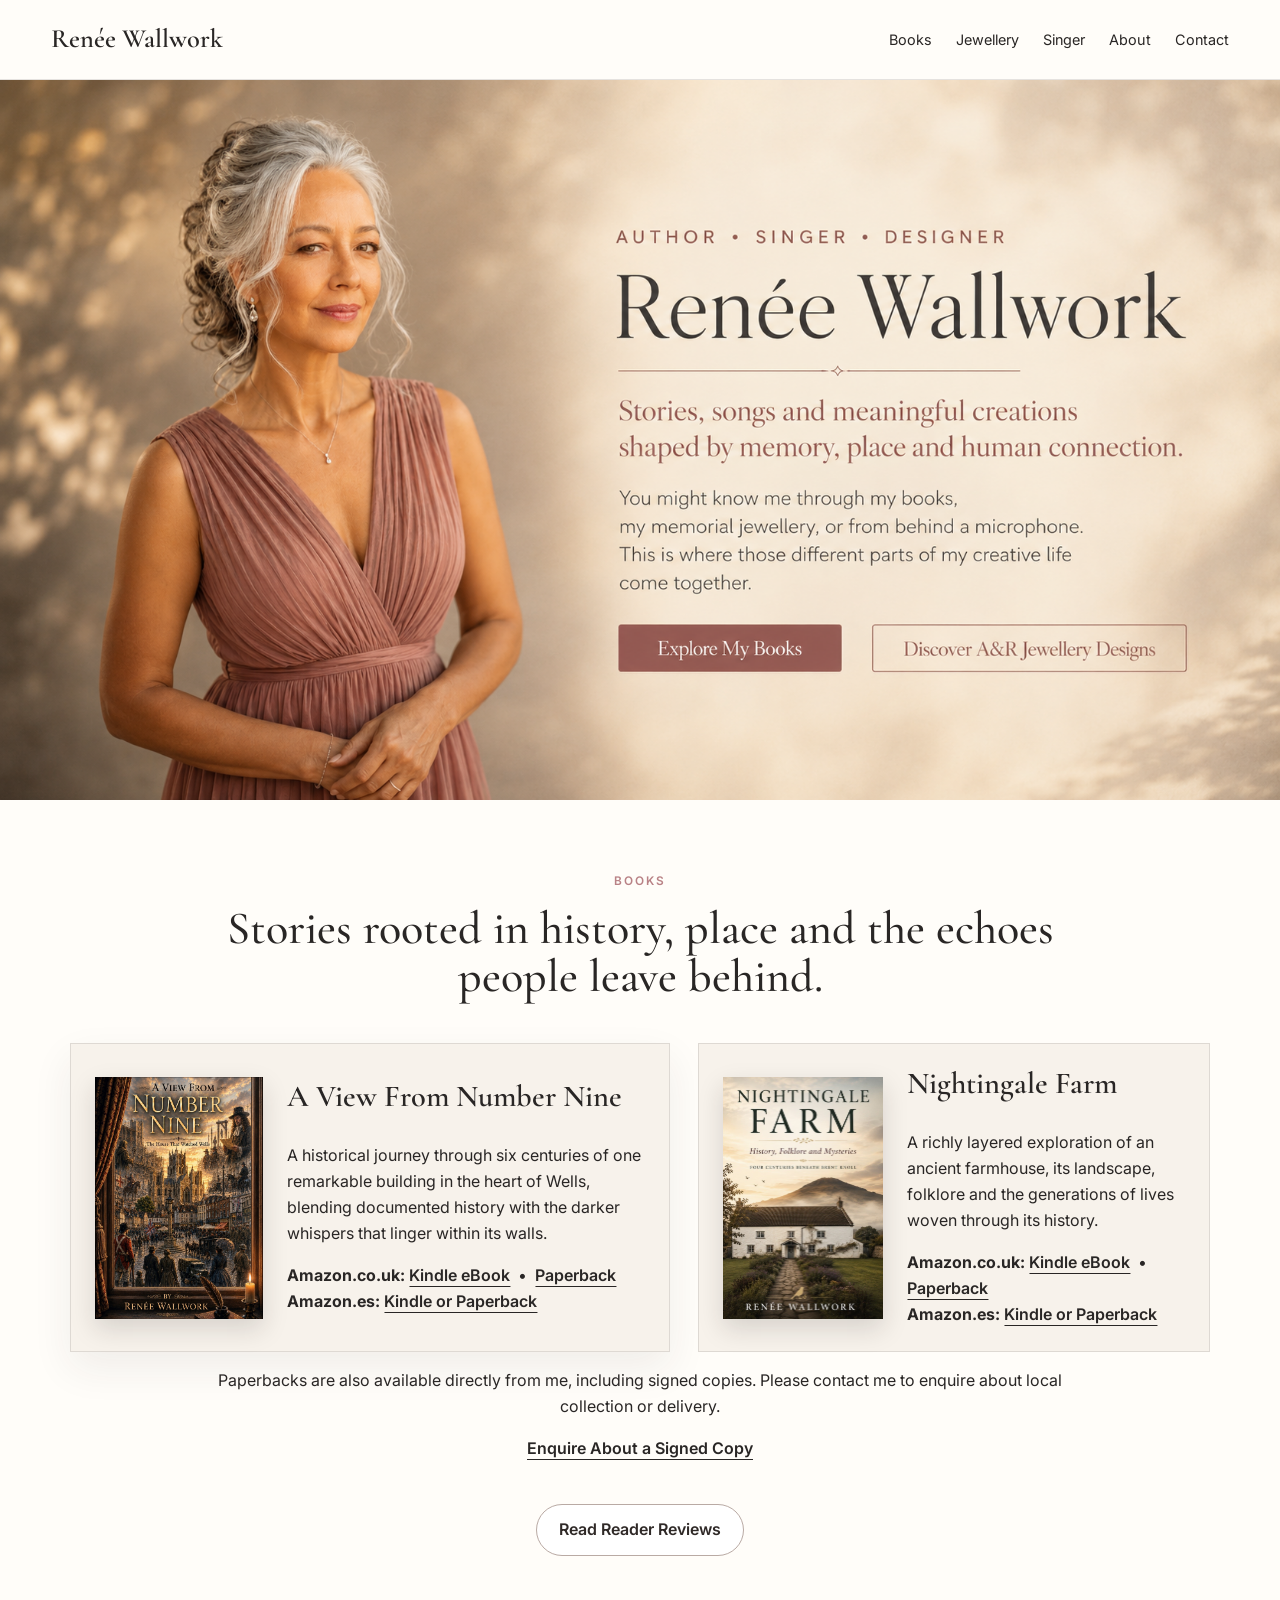
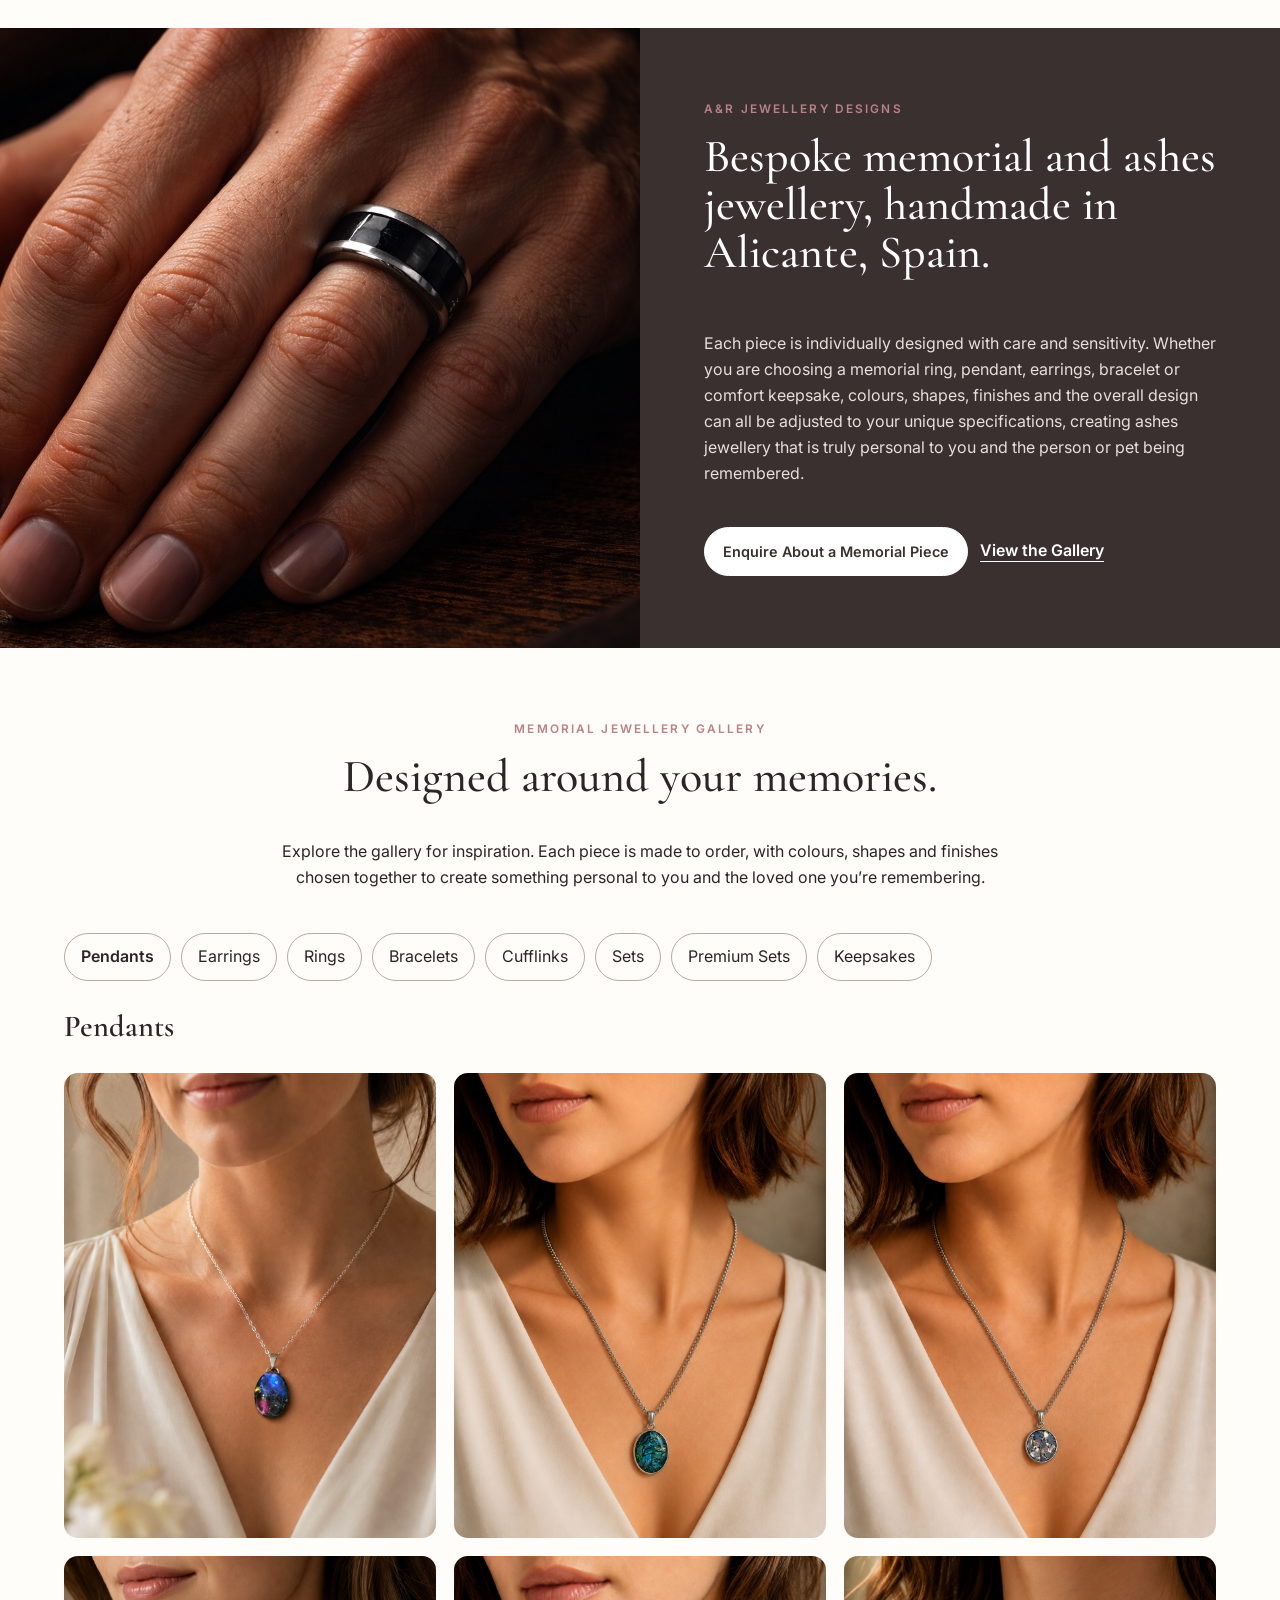
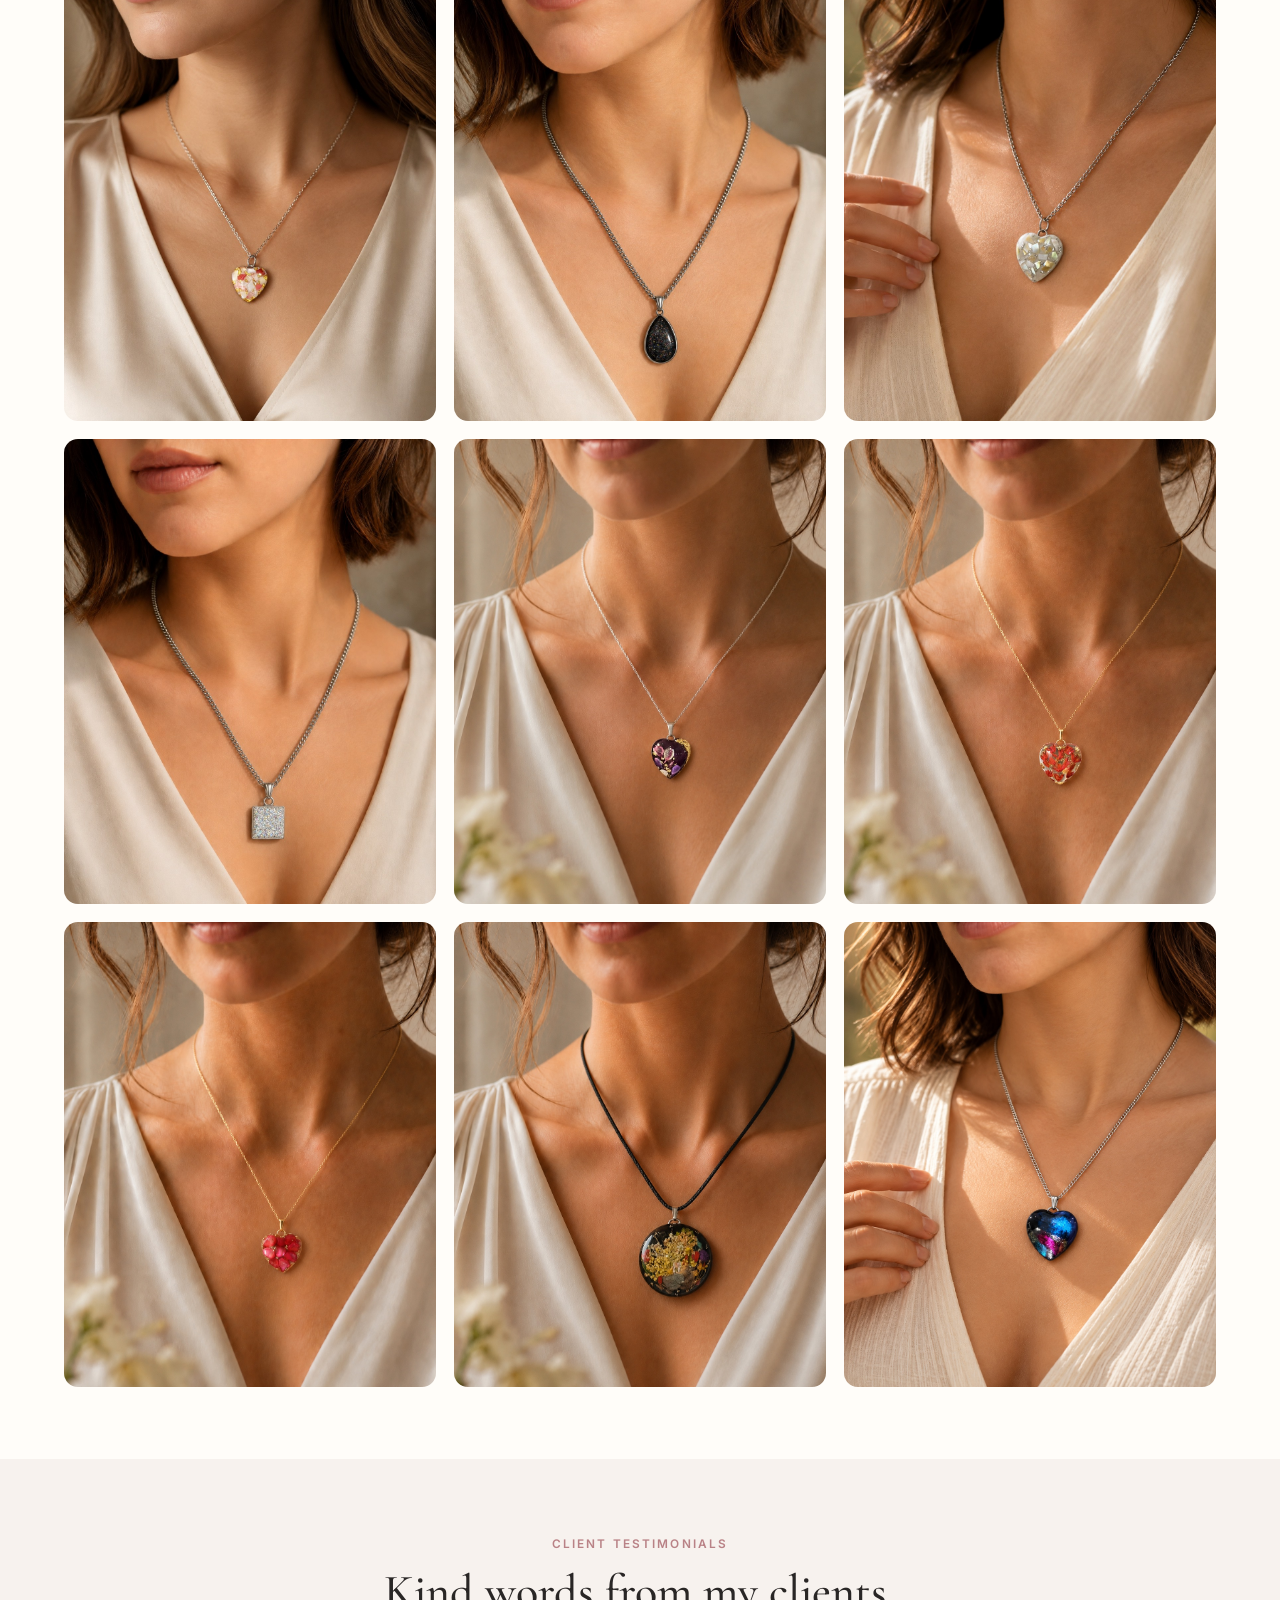
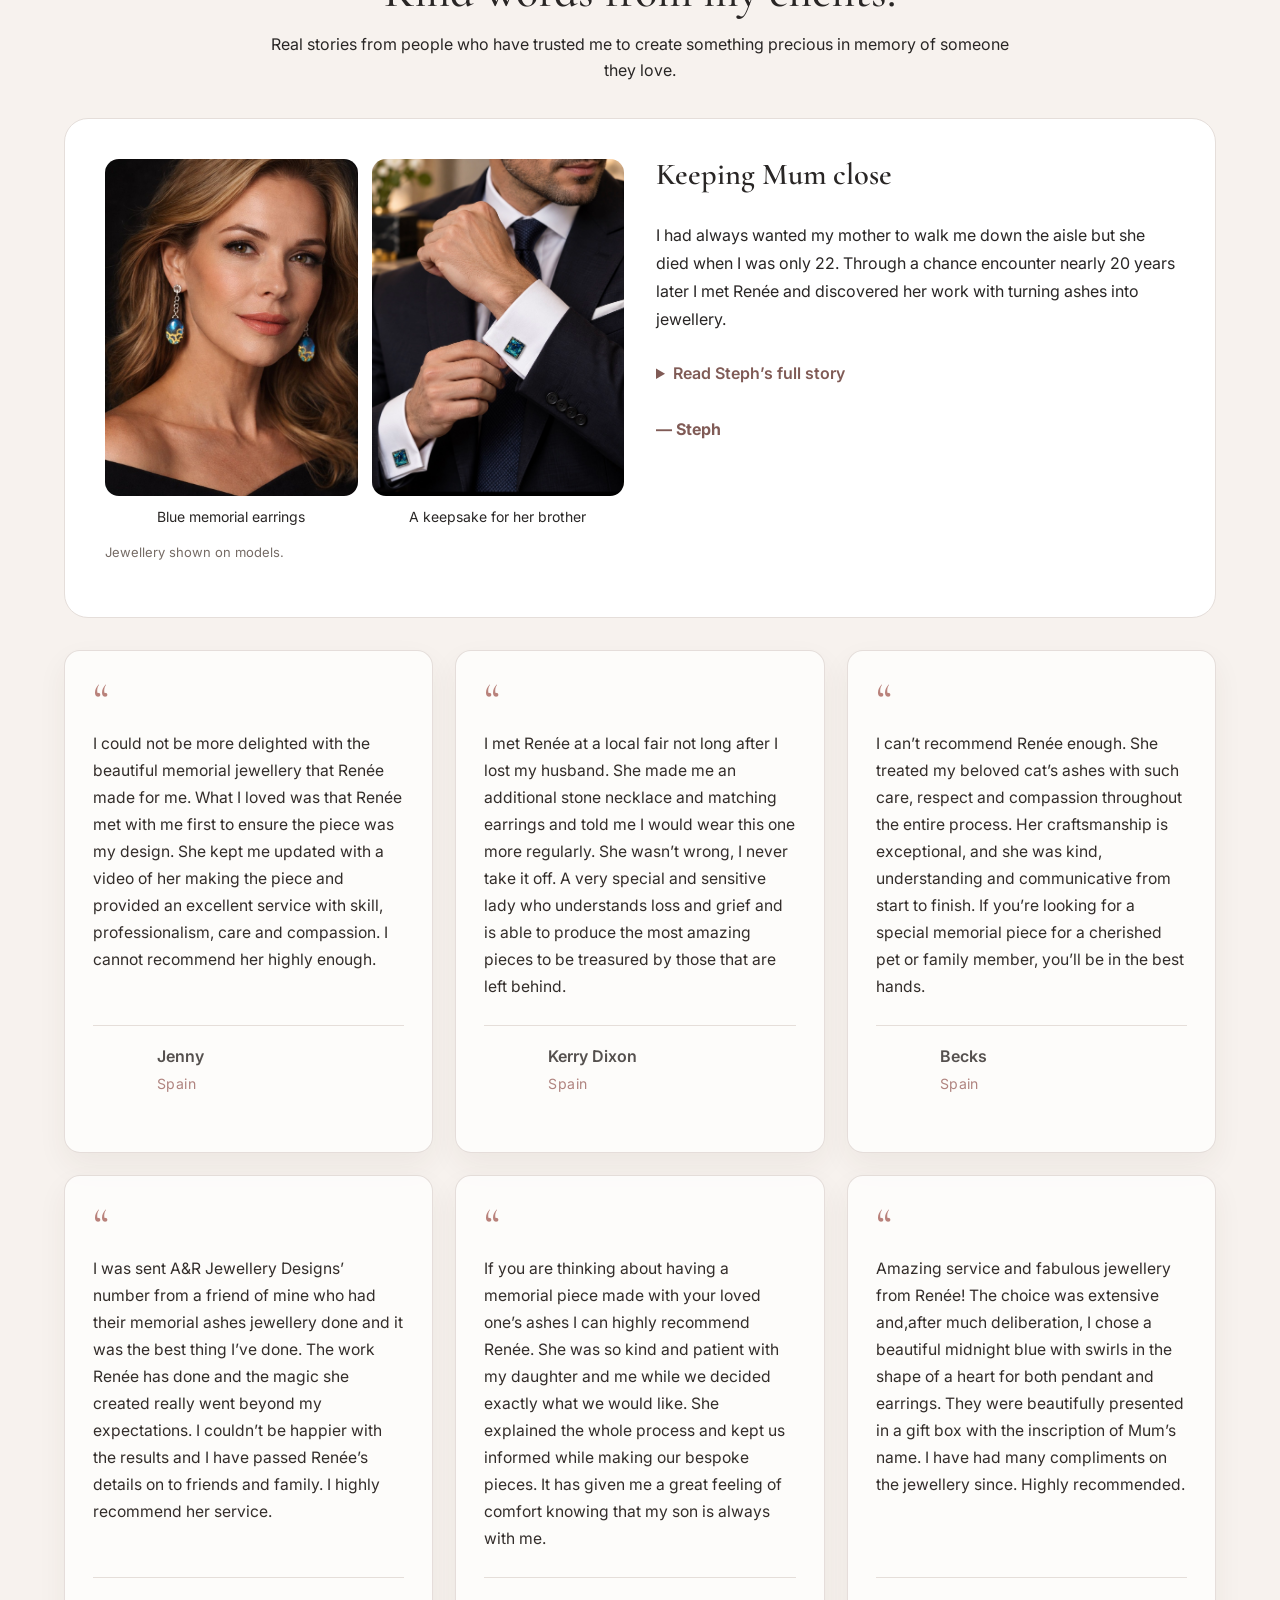
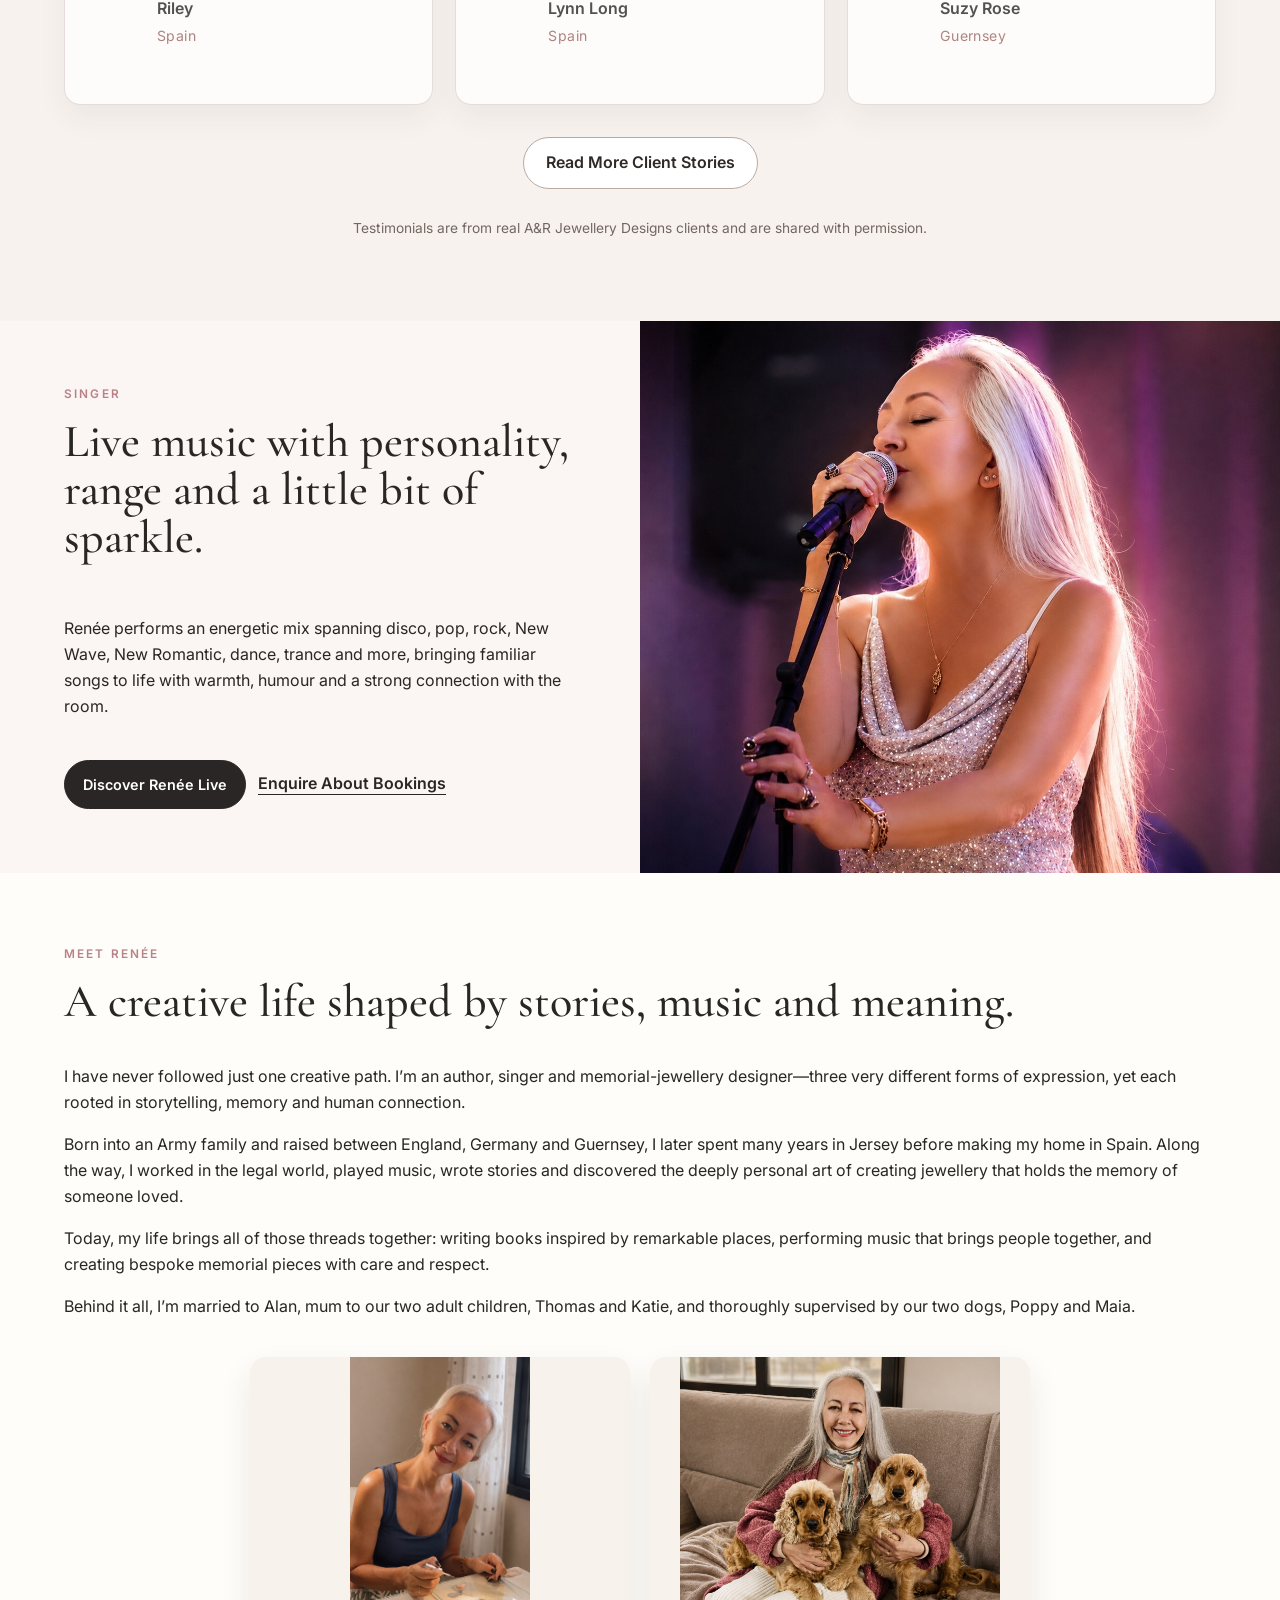
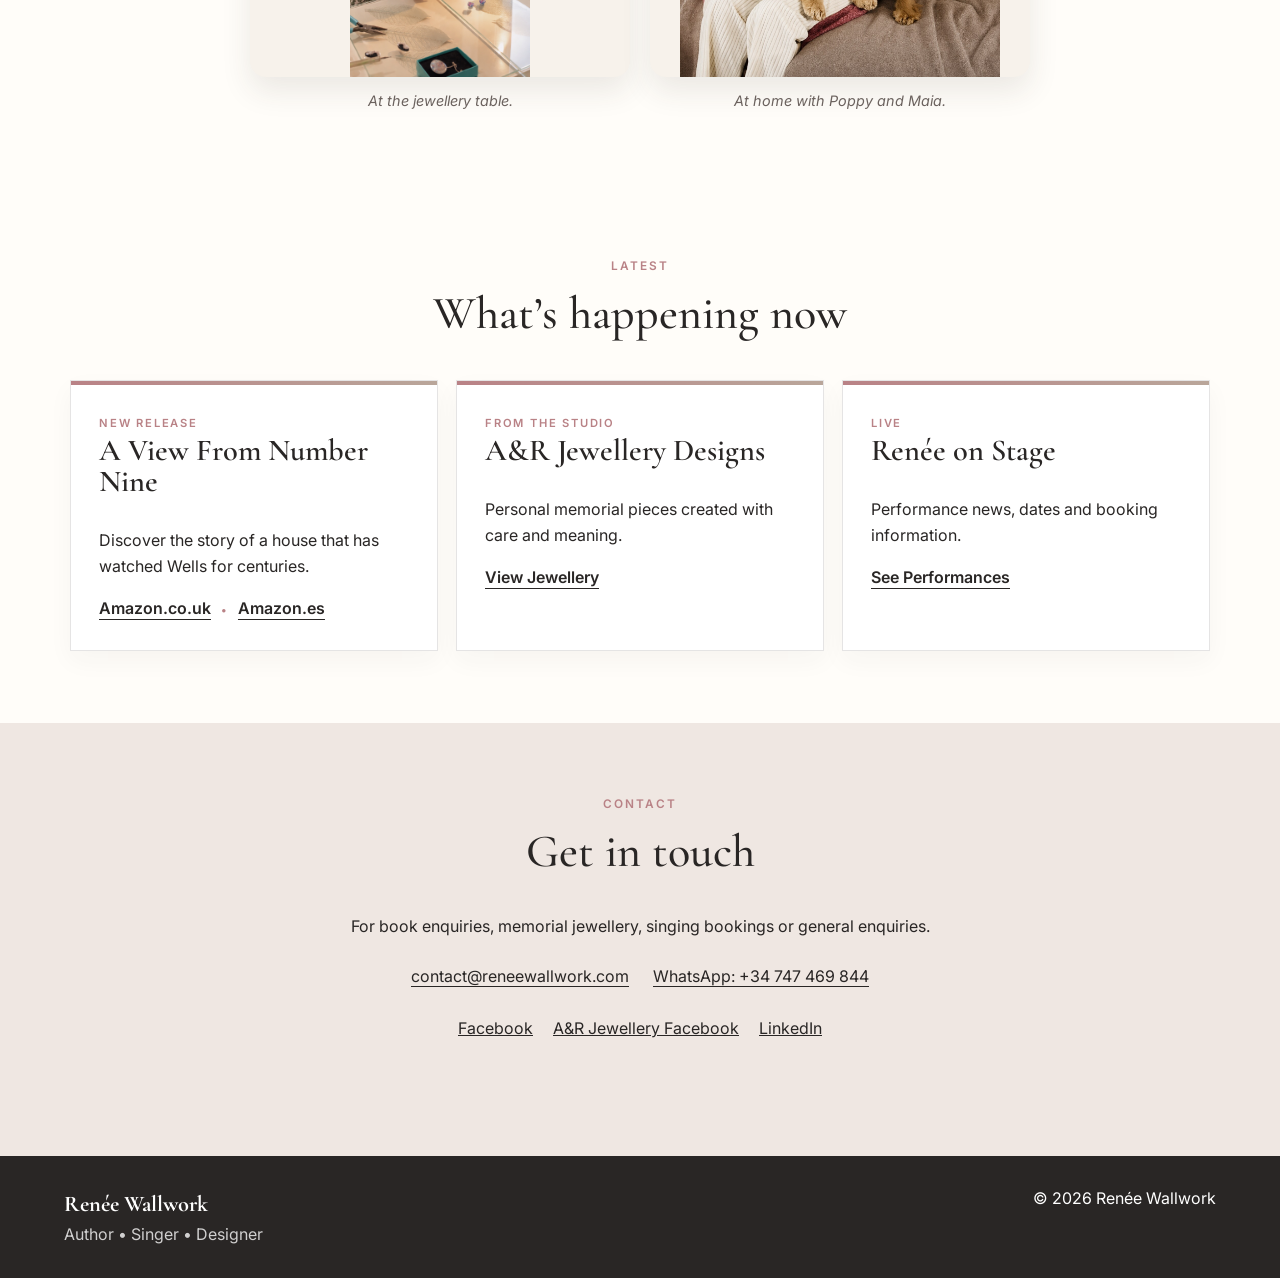
<file: index.html>
<!doctype html>
<html lang="en">
<head>
  <meta charset="utf-8" />
  <meta name="viewport" content="width=device-width, initial-scale=1" />
  <title>Renée Wallwork | Author, Singer &amp; Memorial Jewellery Designer in Spain</title>
  <link rel="canonical" href="https://reneewallwork.com/">
  <meta name="description" content="Official website of Renée Wallwork, British author, singer and creator of bespoke memorial and ashes jewellery handmade in Alicante, Spain." />
  <link rel="preconnect" href="https://fonts.googleapis.com">
  <link rel="preconnect" href="https://fonts.gstatic.com" crossorigin>
  <link href="https://fonts.googleapis.com/css2?family=Cormorant+Garamond:wght@500;600&family=Inter:wght@300;400;500;600&display=swap" rel="stylesheet">
  <link rel="stylesheet" href="styles.css" />
  <link rel="stylesheet" href="meet-photos.css" />

  <script type="application/ld+json">

{

  "@context": "https://schema.org",

  "@graph": [

    {

      "@type": "Person",

      "@id": "https://reneewallwork.com/#renee-wallwork",

      "name": "Renée Wallwork",

      "url": "https://reneewallwork.com/",

      "jobTitle": [

        "Author",

        "Singer",

        "Memorial Jewellery Designer"

      ]

    },

    {

      "@type": "Organization",

      "@id": "https://reneewallwork.com/#songbird-editions",

      "name": "Songbird Editions"

    },

    {

      "@type": "Book",

      "name": "A View From Number Nine",

      "author": {

        "@id": "https://reneewallwork.com/#renee-wallwork"

      },

      "publisher": {

        "@id": "https://reneewallwork.com/#songbird-editions"

      },

      "isbn": "9798192335277",

      "datePublished": "2026",

      "bookEdition": "First edition",

      "bookFormat": "https://schema.org/Paperback",

      "numberOfPages": 119,

      "inLanguage": "en",

      "image": "https://reneewallwork.com/assets/a-view-from-number-nine.jpg",

      "url": "https://reneewallwork.com/#books",

      "sameAs": "https://www.amazon.co.uk/dp/B0HFG2QTVT"

    },

    {

      "@type": "Book",

      "name": "Nightingale Farm",

      "author": {

        "@id": "https://reneewallwork.com/#renee-wallwork"

      },

      "publisher": {

        "@id": "https://reneewallwork.com/#songbird-editions"

      },

      "isbn": "9798192394595",

      "datePublished": "2026",

      "bookEdition": "First edition",

      "bookFormat": "https://schema.org/Paperback",

      "numberOfPages": 128,

      "inLanguage": "en",

      "image": "https://reneewallwork.com/assets/nightingale-farm.jpg",

      "url": "https://reneewallwork.com/#books",

      "sameAs": "https://www.amazon.co.uk/dp/B0HFBWW677"

    }

  ]

}

</script>
 <style>
  .contact-details {

  display: flex;

  justify-content: center;

  gap: 1.5rem;

  flex-wrap: wrap;

  margin: 1.5rem 0 1rem;

}

.contact-details a {

  color: inherit;

  text-decoration: underline;

  text-underline-offset: 4px;

}

.socials {

  display: flex;

  justify-content: center;

  gap: 1.25rem;

  flex-wrap: wrap;

}
  
    .homepage-banner {
      position: relative;
      width: 100%;
      overflow: hidden;
      background: #f4eee8;
    }

    .homepage-banner img {
      display: block;
      width: 100%;
      height: auto;
    }

    .homepage-banner .banner-link {
      position: absolute;
      z-index: 3;
      display: block;
      border-radius: 4px;
    }

    .homepage-banner .banner-link:focus-visible {
      outline: 3px solid #2a2523;
      outline-offset: 4px;
    }

    .homepage-banner .books-hotspot {
      left: 47.4%;
      top: 74.1%;
      width: 17.8%;
      height: 7.8%;
    }

    .homepage-banner .jewellery-hotspot {
      left: 67.0%;
      top: 74.1%;
      width: 24.8%;
      height: 7.8%;
    }

    .visually-hidden {
      position: absolute !important;
      width: 1px !important;
      height: 1px !important;
      padding: 0 !important;
      margin: -1px !important;
      overflow: hidden !important;
      clip: rect(0, 0, 0, 0) !important;
      white-space: nowrap !important;
      border: 0 !important;
    }

    @media (max-width: 760px) {
      .homepage-banner {
        overflow-x: auto;
      }

      .homepage-banner .banner-link {
        min-height: 32px;
      }

      .homepage-banner-mobile-actions {
        display: flex;
        gap: 12px;
        flex-wrap: wrap;
        justify-content: center;
        padding: 18px 20px 24px;
        background: #f4eee8;
      }
    }

    @media (min-width: 761px) {
      .homepage-banner-mobile-actions {
        display: none;
      }
    }

    /* Memorial jewellery testimonials */
    .testimonials-section {
      background: #f7f2ee;
      padding-top: 76px;
      padding-bottom: 82px;
    }

    .testimonials-intro {
      max-width: 760px;
      margin: 0 auto 34px;
      text-align: center;
    }

    .testimonials-intro h2 {
      margin-bottom: 12px;
    }

    .testimonials-intro p:last-child {
      margin-bottom: 0;
    }

    .testimonial-grid {
      display: grid;
      grid-template-columns: repeat(3, minmax(0, 1fr));
      gap: 22px;
      max-width: 1180px;
      margin: 0 auto;
    }

    .testimonial-card {
      position: relative;
      display: flex;
      flex-direction: column;
      min-height: 100%;
      padding: 30px 28px 26px;
      background: rgba(255,255,255,0.72);
      border: 1px solid rgba(141, 116, 102, 0.22);
      border-radius: 16px;
      box-shadow: 0 12px 30px rgba(62, 46, 38, 0.06);
    }

    .testimonial-card::before {
      content: "“";
      font-family: "Cormorant Garamond", Georgia, serif;
      font-size: 48px;
      line-height: 0.8;
      color: #b9827b;
      margin-bottom: 12px;
    }

    .testimonial-card blockquote {
      margin: 0;
      font-size: 0.98rem;
      line-height: 1.72;
      color: #332d2a;
      flex: 1;
    }

    .testimonial-card footer {
      margin-top: 24px;
      padding-top: 18px;
      border-top: 1px solid rgba(141, 116, 102, 0.22);
      background: transparent;
      display: block;
    }

    .testimonial-name {
      display: block;
      font-weight: 600;
      color: #26211f;
    }

    .testimonial-location {
      display: block;
      margin-top: 3px;
      font-size: 0.88rem;
      letter-spacing: 0.03em;
      color: #9a625d;
    }

    .testimonial-note {
      max-width: 760px;
      margin: 28px auto 0;
      text-align: center;
      font-size: 0.86rem;
      color: #736661;
    }

    @media (max-width: 980px) {
      .testimonial-grid {
        grid-template-columns: repeat(2, minmax(0, 1fr));
      }
    }

    @media (max-width: 640px) {
      .testimonials-section {
        padding-top: 58px;
        padding-bottom: 62px;
      }

      .testimonial-grid {
        grid-template-columns: 1fr;
        gap: 16px;
      }

      .testimonial-card {
        padding: 26px 22px 22px;
      }
    }

  </style>

</head>
<body>

<header class="site-header">
  <a class="brand" href="#top">Renée Wallwork</a>
  <nav class="desktop-nav" aria-label="Primary navigation">
    <a href="#books">Books</a>
    <a href="#jewellery">Jewellery</a>
    <a href="#singer">Singer</a>
    <a href="#about">About</a>
    <a href="#contact">Contact</a>
  </nav>
  <details class="mobile-menu">
    <summary>Menu</summary>
    <div class="mobile-menu-panel">
      <a href="#books">Books</a>
      <a href="#jewellery">Jewellery</a>
      <a href="#singer">Singer</a>
      <a href="#about">About</a>
      <a href="#latest">Latest</a>
      <a href="#contact">Contact</a>
    </div>
  </details>
</header>

<main id="top">
<section class="homepage-banner" aria-labelledby="homepage-hero-title">
  <img src="assets/hero-banner.png" alt="Renée Wallwork, author, singer and designer" />

  <div class="visually-hidden">
    <p>Author • Singer • Designer</p>
    <h1 id="homepage-hero-title">Renée Wallwork</h1>
    <p>Stories, songs and meaningful creations shaped by memory, place and human connection.</p>
    <p>You might know me through my books, my memorial jewellery, or from behind a microphone. This is where those different parts of my creative life come together.</p>
  </div>

  <a class="banner-link books-hotspot" href="#books" aria-label="Explore My Books"></a>
  <a class="banner-link jewellery-hotspot" href="#jewellery" aria-label="Discover A&amp;R Jewellery Designs"></a>
</section>

<div class="homepage-banner-mobile-actions" aria-label="Homepage links">
  <a class="btn primary" href="#books">Explore My Books</a>
  <a class="btn secondary" href="#jewellery">Discover A&amp;R Jewellery Designs</a>
</div>



<section id="books" class="section books">
  <div class="section-heading">
    <p class="eyebrow">BOOKS</p>
    <h2>Stories rooted in history, place and the echoes people leave behind.</h2>
  </div>
  <div class="book-grid">
    <article class="book-card featured">
      <img src="assets/a-view-from-number-nine.jpg" alt="A View From Number Nine book cover" />
      <div>
        <h3>A View From Number Nine</h3>
        <p>A historical journey through six centuries of one remarkable building in the heart of Wells, blending documented history with the darker whispers that linger within its walls.</p>
            <strong>Amazon.co.uk:</strong>

        <a class="text-link" href="https://www.amazon.co.uk/dp/B0HF9PCMNF" target="_blank" rel="noopener noreferrer">Kindle eBook</a>

        <span aria-hidden="true"> &nbsp;•&nbsp; </span>

        <a class="text-link" href="https://www.amazon.co.uk/dp/B0HFG2QTVT" target="_blank" rel="noopener noreferrer">Paperback</a>

        <br />

        <strong>Amazon.es:</strong>

        <a class="text-link" href="https://amzn.eu/d/0caCmfCf" target="_blank" rel="noopener noreferrer">Kindle or Paperback</a>

      </div>

    </article>

    <article class="book-card">

      <img src="assets/nightingale-farm.jpg" alt="Nightingale Farm book cover" />

      <div>

        <h3>Nightingale Farm</h3>

        <p>A richly layered exploration of an ancient farmhouse, its landscape, folklore and the generations of lives woven through its history.</p>

        <strong>Amazon.co.uk:</strong>

        <a class="text-link" href="https://www.amazon.co.uk/dp/B0HFBJJ8R5" target="_blank" rel="noopener noreferrer">Kindle eBook</a>

        <span aria-hidden="true"> &nbsp;•&nbsp; </span>

        <a class="text-link" href="https://www.amazon.co.uk/dp/B0HFBWW677" target="_blank" rel="noopener noreferrer">Paperback</a>

        <br />

        <strong>Amazon.es:</strong>

        <a class="text-link" href="https://amzn.eu/d/0dGQ6d59" target="_blank" rel="noopener noreferrer">Kindle or Paperback</a>    
      </div>
  </article>
  </div>

  <div class="section-heading">

  <p>Paperbacks are also available directly from me, including signed copies. Please contact me to enquire about local collection or delivery.</p>

  <a class="text-link" href="#contact">Enquire About a Signed Copy</a>

</div>
  <details class="more-testimonials">

  <summary>

    <span class="more-label">Read Reader Reviews</span>

    <span class="less-label">Hide Reader Reviews</span>

  </summary>

  <div class="testimonial-grid">

    <article class="testimonial-card">

      <blockquote>A View From Number Nine is a truly remarkable book. I was mesmerised from the very first page and found it impossible to put down. The author’s meticulous and detailed research brings the story vividly to life, and I was completely captivated by the way the past was woven seamlessly into the present. An outstanding read that I can wholeheartedly recommend.</blockquote>

      <footer>

        <span class="testimonial-name">★★★★★ Susan</span>

        <span class="testimonial-location">Amazon UK reader</span>

      </footer>

    </article>

  </div>

</details>
</section>

<section id="jewellery" class="section split dark">
  <div class="media-panel jewellery-media">
   <img src="assets/memorial-jewellery.jpg" alt="Bespoke memorial ashes ring handmade in Alicante, Spain by A&R Jewellery Designs" /> 
  </div>
  <div class="copy-panel">
    <p class="eyebrow">A&amp;R JEWELLERY DESIGNS</p>
    <h2>Bespoke memorial and ashes jewellery, handmade in Alicante, Spain.</h2>
    <p>Each piece is individually designed with care and sensitivity. Whether you are choosing a memorial ring, pendant, earrings, bracelet or comfort keepsake, colours, shapes, finishes and the overall design can all be adjusted to your unique specifications, creating ashes jewellery that is truly personal to you and the person or pet being remembered.</p>
    <div class="buttons">
      <a class="btn light" href="#contact">Enquire About a Memorial Piece</a>
      <a class="text-link light-link" href="#gallery">View the Gallery</a>
    </div>
  </div>
</section>

<section id="gallery" class="section">

  <div class="section-heading narrow">

    <p class="eyebrow">MEMORIAL JEWELLERY GALLERY</p>

    <h2>Designed around your memories.</h2>

    <p>Explore the gallery for inspiration. Each piece is made to order, with colours, shapes and finishes chosen together to create something personal to you and the loved one you’re remembering.</p>

  </div>


  <nav class="gallery-nav">

  <a href="#pendants">Pendants</a>

  <a href="#earrings">Earrings</a>

  <a href="#rings">Rings</a>
    <a href="#bracelets">Bracelets</a>
<a href="#cufflinks">Cufflinks</a>
  <a href="#sets">Sets</a>

  <a href="#premium-sets">Premium Sets</a>
    <a href="#keepsakes">Keepsakes</a>

</nav>
 <div id="pendants" class="gallery-category">

  <h3>Pendants</h3>

  <div class="gallery-grid">

    <img src="assets/memorial-pendant-model1.jpg" alt="Bespoke memorial pendant worn on a model" />

    <img src="assets/memorial-pendant-blue-green-oval.jpg" alt="Blue and green oval memorial pendant worn on a model" />

    <img src="assets/memorial-pendant-silver-mosaic-oval.jpg" alt="Silver mosaic oval memorial pendant worn on a model" />

    <img src="assets/memorial-pendant-green-gold-oval.jpg" alt="Green and gold oval memorial pendant worn on a model" />

    <img src="assets/memorial-pendant-black-teardrop.jpg" alt="Black teardrop memorial pendant worn on a model" />

    <img src="assets/memorial-pendant-white-heart.jpg" alt="White heart memorial pendant worn on a model" />

    <img src="assets/memorial-pendant-square-silver.jpg" alt="Square silver memorial pendant worn on a model" />

    <img src="assets/memorial-pendant-purple-floral-heart.jpg" alt="Purple floral heart memorial pendant worn on a model" />

<img src="assets/memorial-pendant-kerry-red-gold-heart.jpg" alt="Kerry's red floral and gold memorial heart pendant worn on a model" />

 <img src="assets/memorial-pendant-red-shell-heart.jpg" alt="Red and pink shell heart memorial pendant worn on a model" />

<img src="assets/memorial-pendant-botanical-garden-round.jpg" alt="Round botanical garden memorial pendant worn on a model" />   
<img src="assets/Aurora%20Heart%20Image.jpeg" alt="Aurora Heart memorial pendant worn on a model" />
  </div>

</div> 
    


  <div id="earrings" class="gallery-category">

  <h3>Earrings</h3>
    
  <div class="gallery-grid">
<img src="assets/memorial-earrings-black-gold-studs.jpg" alt="Black and gold memorial stud earrings worn on a model" />

<img src="assets/memorial-earrings-blue-purple-studs.jpg" alt="Blue and purple memorial stud earrings worn on a model" />
</div>  

</div>

<div id="rings" class="gallery-category">

  <h3>Rings</h3>
 <div class="gallery-grid">
<img src="assets/memorial-ring-silver-sparkle-band.jpg" alt="Silver sparkle memorial ring worn on a hand" />

<img src="assets/memorial-ring-blue-inlay-band.jpg" alt="Blue inlay memorial ring worn on a hand" />

<img src="assets/memorial-ring-gold-sparkle-band.jpg" alt="Gold sparkle memorial ring worn on a hand" />

<img src="assets/memorial-ring-pink-round.jpg" alt="Pink round memorial ring worn on a hand" />

<img src="assets/memorial-ring-iridescent-round.jpg" alt="Iridescent round memorial ring worn on a hand" />

<img src="assets/memorial-ring-black-sparkle-wide.jpg" alt="Black sparkle wide memorial ring worn on a male hand" />

<img src="assets/memorial-ring-silver-chip-wide.jpg" alt="Silver chip wide memorial ring worn on a male hand" />

<img src="assets/memorial-ring-blue-green-mosaic-wide.jpg" alt="Blue green mosaic wide memorial ring worn on a male hand" />

<img src="assets/memorial-ring-green-double-channel.jpg" alt="Green double channel memorial ring worn on a male hand" />

<img src="assets/memorial-ring-black-gold-double-channel.jpg" alt="Black and gold double channel memorial ring worn on a male hand" />
</div>
</div>
<div id="bracelets" class="gallery-category">

  <h3>Bracelets</h3>

  <div class="gallery-grid">
<img src="assets/memorial-bracelet-blue-rectangle.jpg" alt="Blue rectangular memorial bracelet" />

<img src="assets/memorial-bracelet-multicolour-round.jpg" alt="Multicoloured round memorial bracelet" />

<img src="assets/memorial-bracelet-purple-round.jpg" alt="Purple round memorial bracelet" />

<img src="assets/memorial-bracelet-white-round.jpg" alt="White round memorial bracelet" />
  </div>

</div>  
<div id="cufflinks" class="gallery-category">

  <h3>Cufflinks</h3>

  <div class="gallery-grid">
<img src="assets/Memorial%20Cufflinks%20Blue.jpeg" alt="Blue memorial cufflinks worn on a male model" />
  </div>

</div><div id="sets" class="gallery-category">

  <h3>Sets</h3>
 <div class="gallery-grid">
<img src="assets/memorial-set-multicolour-heart.jpg" alt="Multicoloured heart memorial jewellery set worn on a model" />

<img src="assets/memorial-set-blue-silver-heart.jpg" alt="Blue and silver heart memorial jewellery set worn on a model" />

<img src="assets/memorial-set-black-gold-heart.jpg" alt="Black and gold heart memorial jewellery set worn on a model" />

   <img src="assets/memorial-set-turquoise-gold-round-studs.jpg" alt="Turquoise, pearl and gold round memorial jewellery set worn on a model" />

<img src="assets/memorial-set-black-green-gold-ovals.jpg" alt="Black, emerald green and gold oval memorial jewellery set worn on a model" />

<img src="assets/memorial-set-white-mosaic-heart-studs.jpg" alt="White mosaic heart and stud memorial jewellery set worn on a model" />

<img src="assets/memorial-set-turquoise-oval-drops.jpg" alt="Turquoise oval pendant and drop earring memorial jewellery set worn on a model" />
</div> 
</div>

<div id="premium-sets" class="gallery-category">
  <h3>Premium Sets</h3>
  <div class="gallery-grid">
    <img src="assets/memorial-premium-set-blue-green-round.jpg" alt="Premium blue and green round memorial set worn on a model"/>
</div>
</div>
  <div id="keepsakes" class="gallery-category">

 <h3>Memorial Keepsakes</h3>
 <div class="gallery-grid">

    <img src="assets/memorial-keepsake-heart-mosaic.jpg" alt="Multicoloured heart memorial keepsake" />
    <img src="assets/memorial-keepsake-heart-pawprints.jpg" alt="Heart memorial keepsake with colourful paw prints" />
    <img src="assets/pet-memorial-paw-keepsake.jpg" alt="Black and silver pet memorial paw keepsake" />
<img src="assets/Gold%20Paw.png" alt="Gold and pearl-white pet memorial paw keepsake with heart-shaped cutout" />
   <img src="assets/memorial-comfort-pebble-galaxy.jpg" alt="Blue purple and pink memorial comfort pebble" />

    <img src="assets/memorial-comfort-pebble-blue-gold.jpg" alt="Electric blue and gold memorial comfort pebble" />

    <img src="assets/memorial-comfort-pebble-green-gold.jpg" alt="Emerald green and gold memorial comfort pebble" />

  <img src="assets/memorial-comfort-pebble-blue-silver.jpg" alt="Midnight blue and silver memorial comfort pebble" />

  </div>
</div>
  </section>

<section id="testimonials" class="section testimonials-section">
  <div class="testimonials-intro">
  <p class="eyebrow">CLIENT TESTIMONIALS</p>
    <h2>Kind words from my clients.</h2>
    <p>Real stories from people who have trusted me to create something precious in memory of someone they love.</p>
  </div>
<style>

  .steph-story {

    margin: 0 0 32px;

    padding: clamp(20px, 4vw, 40px);

    background: #fff;

    border: 1px solid #e5deda;

    border-radius: 24px;

  }

  .steph-layout {

    display: grid;

    grid-template-columns: 1fr 1fr;

    gap: 32px;

    align-items: start;

  }

  .steph-photos {

    display: grid;

    grid-template-columns: 1fr 1fr;

    gap: 14px;

  }

  .steph-photos figure { margin: 0; }

  .steph-photos img {

    display: block;

    width: 100%;

    aspect-ratio: 3 / 4;

    object-fit: cover;

    border-radius: 14px;

  }

  .steph-photos figcaption {

    margin-top: 10px;

    font-size: 14px;

    text-align: center;

  }

  .steph-story h3 { margin-top: 0; }

  .steph-story p { line-height: 1.75; }

  .steph-story summary {

    cursor: pointer;

    color: #805b56;

    font-weight: 600;

    padding: 12px 0;

  }

  .steph-credit { color: #805b56; }

  .steph-model-note {

    font-size: 13px;

    color: #756b65;

  }

  @media (max-width: 700px) {

    .steph-layout { grid-template-columns: 1fr; }

  }

</style>

<article class="steph-story">

  <div class="steph-layout">

    <div>

      <div class="steph-photos">

        <figure>

          <img src="assets/Blue%20earrings.jpeg"

               alt="Blue and gold memorial earrings shown on a model"

               loading="lazy">

          <figcaption>Blue memorial earrings</figcaption>

        </figure>

        <figure>

          <img src="assets/Memorial%20Cufflinks%20Blue.jpeg"

               alt="Blue memorial cufflinks shown on a model"

               loading="lazy">

          <figcaption>A keepsake for her brother</figcaption>

        </figure>

      </div>

      <p class="steph-model-note">Jewellery shown on models.</p>

    </div>

    <div>

      <h3>Keeping Mum close</h3>

      <p>I had always wanted my mother to walk me down the aisle but she died when I was only 22. Through a chance encounter nearly 20 years later I met Renée and discovered her work with turning ashes into jewellery.</p>

      <details>

        <summary>Read Steph’s full story</summary>

        <p>After a discussion on what would be the perfect way to memorialise my mother, she made me a pair of earrings in blue, my mum’s favourite colour. I was blown away by the result and the best part is that if I do ever get married, my mum can be with me as I walk down the aisle.</p>

        <p>I have even ordered some cufflinks so that my brother also has a keepsake. Renée did not even have cufflinks in her previous collection but she was kind enough to make some for me.</p>

        <p>I cannot recommend her work highly enough and I will definitely be ordering more pieces in future.</p>

      </details>

      <p class="steph-credit"><strong>— Steph</strong></p>

    </div>

  </div>

</article>
<div class="testimonial-grid">
    <article class="testimonial-card">
      <blockquote>I could not be more delighted with the beautiful memorial jewellery that Renée made for me. What I loved was that Renée met with me first to ensure the piece was my design. She kept me updated with a video of her making the piece and provided an excellent service with skill, professionalism, care and compassion. I cannot recommend her highly enough.</blockquote>
      <footer>
        <span class="testimonial-name">Jenny</span>
        <span class="testimonial-location">Spain</span>
      </footer>
    </article>

    <article class="testimonial-card">
      <blockquote>I met Renée at a local fair not long after I lost my husband. She made me an additional stone necklace and matching earrings and told me I would wear this one more regularly. She wasn’t wrong, I never take it off. A very special and sensitive lady who understands loss and grief and is able to produce the most amazing pieces to be treasured by those that are left behind.</blockquote>
      <footer>
        <span class="testimonial-name">Kerry Dixon</span>
        <span class="testimonial-location">Spain</span>
      </footer>
    </article>

    <article class="testimonial-card">
    <blockquote>I can’t recommend Renée enough. She treated my beloved cat’s ashes with such care, respect and compassion throughout the entire process. Her craftsmanship is exceptional, and she was kind, understanding and communicative from start to finish. If you’re looking for a special memorial piece for a cherished pet or family member, you’ll be in the best hands.</blockquote>
      <footer>
      <span class="testimonial-name">Becks</span>
        <span class="testimonial-location">Spain</span>
      </footer>
    </article>
    <article class="testimonial-card">
      <blockquote>I was sent A&amp;R Jewellery Designs’ number from a friend of mine who had their memorial ashes jewellery done and it was the best thing I’ve done. The work Renée has done and the magic she created really went beyond my expectations. I couldn’t be happier with the results and I have passed Renée’s details on to friends and family. I highly recommend her service.</blockquote>
      <footer>
        <span class="testimonial-name">Riley</span>
        <span class="testimonial-location">Spain</span>
      </footer>
    </article>

    <article class="testimonial-card">
      <blockquote>If you are thinking about having a memorial piece made with your loved one’s ashes I can highly recommend Renée. She was so kind and patient with my daughter and me while we decided exactly what we would like. She explained the whole process and kept us informed while making our bespoke pieces. It has given me a great feeling of comfort knowing that my son is always with me.</blockquote>
      <footer>
        <span class="testimonial-name">Lynn Long</span>
        <span class="testimonial-location">Spain</span>
      </footer>
    </article>

    <article class="testimonial-card">
      <blockquote>Amazing service and fabulous jewellery from Renée! The choice was extensive and,after much deliberation, I chose a beautiful midnight blue with swirls in the shape of a heart for both pendant and earrings. They were beautifully presented in a gift box with the inscription of Mum’s name. I have had many compliments on the jewellery since. Highly recommended.</blockquote>
      <footer>
        <span class="testimonial-name">Suzy Rose</span>
        <span class="testimonial-location">Guernsey</span>
    </footer>
    </article>
  </div>

  <details class="more-testimonials">

  <summary>

    <span class="more-label">Read More Client Stories</span>

    <span class="less-label">Show Fewer Client Stories</span>

  </summary>

  <div class="testimonial-grid">

    <article class="testimonial-card">

      <blockquote>Renée created a beautiful memorial jewellery set in memory of my late husband. I also purchased memorial pebbles, again of great quality and made with sincerity. Altogether, it was a comforting experience, and I highly recommend her services.</blockquote>

      <footer>

        <span class="testimonial-name">Pauline</span>

        <span class="testimonial-location">Spain</span>

      </footer>

    </article>

    <article class="testimonial-card">

      <blockquote>We purchased some memorial items from Renée after sadly losing our dad last year. They were beautifully made, with some of his ashes incorporated into a design we requested. Renée is a lovely, kind and compassionate lady who was only too happy to listen to our ideas and bring them to fruition. I can highly recommend her.</blockquote>

      <footer>

        <span class="testimonial-name">Sally</span>

        <span class="testimonial-location">Spain</span>

      </footer>

    </article>

    <article class="testimonial-card">

      <blockquote>I asked Renée to create two pieces of memorial jewellery using the ashes of my father and aunt. She made two heart-shaped pendants in which the ashes were incorporated very subtly. Renée listened carefully to my wishes and poured all her love into making them. She is incredibly talented and very reliable. I highly recommend her.</blockquote>

      <footer>

        <span class="testimonial-name">Carine</span>

        <span class="testimonial-location">Belgium</span>

      </footer>

    </article>

    <article class="testimonial-card">

      <blockquote>I am over the moon! I asked in a local Facebook group if anyone knew somewhere that made memorial jewellery and was given several names. I chose Renée after seeing the beautiful jewellery she created. I wanted one piece as a 21st-birthday gift for my niece, but I ended up buying two—one for her and one for me! I was able to choose exactly what I wanted by blending two different styles Renée showed me, and the results were simply perfect. My niece was delighted, and I received a gift too. Thank you, Renée!</blockquote>

      <footer>

        <span class="testimonial-name">Yvonne</span>

        <span class="testimonial-location">Spain</span>

      </footer>

    </article>
<article class="testimonial-card">

  <blockquote>I met Renée to discuss having jewellery made containing some of my husband’s ashes. She was very professional and caring, and suggested ideas I hadn’t even thought of. The whole process was handled with care and compassion, and I’m delighted with the earrings and pendant she made for me. ❤️</blockquote>

  <footer>

    <span class="testimonial-name">Anne</span>

    <span class="testimonial-location">Spain</span>

  </footer>

</article>
    <article class="testimonial-card">

  <blockquote>Renée made me two absolutely beautiful hearts containing my older son’s ashes. The colours were important to me, and they were perfect. Everything was handled so sensitively, and Renée was so kind and understanding. Thank you so much. 🕊️❤️</blockquote>

  <footer>

    <span class="testimonial-name">Jan</span>

    <span class="testimonial-location">Spain</span>

  </footer>

</article>
  </div>

</details>

<p class="testimonial-note">Testimonials are from real A&amp;R Jewellery Designs clients and are shared with permission.</p>
</section>
  <section id="singer" class="section split singer">
  <div class="copy-panel">
    <p class="eyebrow">SINGER</p>
    <h2>Live music with personality, range and a little bit of sparkle.</h2>
    <p>Renée performs an energetic mix spanning disco, pop, rock, New Wave, New Romantic, dance, trance and more, bringing familiar songs to life with warmth, humour and a strong connection with the room.</p>
    <div class="buttons">
      <a class="btn primary" href="live.html">Discover Renée Live</a>
    <a class="text-link" href="#contact">Enquire About Bookings</a>
    </div>
  </div>
  <div class="media-panel singer-media">
    <img src="assets/renee-singer.jpg" alt="Renée Wallwork singing live" />
  </div>
</section>

<section id="about" class="section split-section">
  <div class="content-panel">

    <p class="eyebrow">MEET RENÉE</p>

    <h2>A creative life shaped by stories, music and meaning.</h2>

    <p>I have never followed just one creative path. I’m an author, singer and memorial-jewellery designer—three very different forms of expression, yet each rooted in storytelling, memory and human connection.</p>
  <p>Born into an Army family and raised between England, Germany and Guernsey, I later spent many years in Jersey before making my home in Spain. Along the way, I worked in the legal world, played music, wrote stories and discovered the deeply personal art of creating jewellery that holds the memory of someone loved.</p>

    <p>Today, my life brings all of those threads together: writing books inspired by remarkable places, performing music that brings people together, and creating bespoke memorial pieces with care and respect.</p>

    <p>Behind it all, I’m married to Alan, mum to our two adult children, Thomas and Katie, and thoroughly supervised by our two dogs, Poppy and Maia.</p>

  </div>

  <div class="about-photo-pair">
    <figure>
      <img src="assets/meet-renee.jpg" alt="Renée Wallwork creating memorial jewellery" loading="lazy" />
      <figcaption>At the jewellery table.</figcaption>
  </figure>
    <figure>
      <img src="assets/renee-poppy-maia.jpg" alt="Renée at home with her dogs, Poppy and Maia" loading="lazy" />
      <figcaption>At home with Poppy and Maia.</figcaption>
    </figure>
</div>

</section>

<section id="latest" class="section latest">
  <div class="section-heading">
    <p class="eyebrow">LATEST</p>
    <h2>What’s happening now</h2>
  </div>
  <div class="cards">
    <article class="latest-card">
      <span>NEW RELEASE</span>
      <h3>A View From Number Nine</h3>
      <p>Discover the story of a house that has watched Wells for centuries.</p>
      <a class="text-link" href="https://www.amazon.co.uk/dp/B0HF9PCMNF" target="_blank" rel="noopener noreferrer">Amazon.co.uk</a><span aria-hidden="true"> &nbsp;•&nbsp; </span><a class="text-link" href="https://amzn.eu/d/0caCmfCf" target="_blank" rel="noopener noreferrer">Amazon.es</a>
    </article>
    <article class="latest-card">
      <span>FROM THE STUDIO</span>
    <h3>A&amp;R Jewellery Designs</h3>
      <p>Personal memorial pieces created with care and meaning.</p>
      <a class="text-link" href="#jewellery">View Jewellery</a>
    </article>
  <article class="latest-card">
      <span>LIVE</span>
    <h3>Renée on Stage</h3>
      <p>Performance news, dates and booking information.</p>
      <a class="text-link" href="live.html">See Performances</a>
    </article>
  </div>
</section>

<section id="contact" class="section contact">
  <div class="section-heading narrow">
    <p class="eyebrow">CONTACT</p>
    <h2>Get in touch</h2>
    <p>For book enquiries, memorial jewellery, singing bookings or general enquiries.</p>
    <div class="contact-details">

  <a href="mailto:contact@reneewallwork.com">contact@reneewallwork.com</a>

  <a href="https://wa.me/34747469844" target="_blank" rel="noopener">

    WhatsApp: +34 747 469 844

  </a>

</div>

<div class="socials">

  

<a href="https://www.facebook.com/renee.wallwork">Facebook</a>

<a href="https://www.facebook.com/profile.php?id=61561538451548" target="_blank" rel="noopener">A&amp;R Jewellery Facebook</a>

<a href="https://www.linkedin.com/in/ren%C3%A9e-michele-wallwork-81598b34a/">LinkedIn</a>
</div>
  </div>
</section>
</main>
<footer>
  <div><strong>Renée Wallwork</strong><br><span>Author • Singer • Designer</span></div>
  <div>© 2026 Renée Wallwork</div>
</footer>
  <script>

document.addEventListener('DOMContentLoaded', function () {

  const links = document.querySelectorAll('.gallery-nav a');

  const categories = document.querySelectorAll('.gallery-category');

function showCategory(id) {

    categories.forEach(function (category) {

      category.hidden = category.id !== id;

  });

    links.forEach(function (link) {

      link.classList.toggle(

        'active',

      link.getAttribute('href') === '#' + id

      );

    });

  }

  let startingCategory = 'pendants';

  if (window.location.hash) {
    const requested = window.location.hash.substring(1);

    if (document.getElementById(requested)) {
      startingCategory = requested;

    }

}
showCategory(startingCategory);
links.forEach(function (link) {
link.addEventListener('click', function (event) {
      event.preventDefault();
    const id = link.getAttribute('href').substring(1);
    showCategory(id);
  history.replaceState(null, '', '#' + id);});
});});
</script>
</body>
</html>
</file>
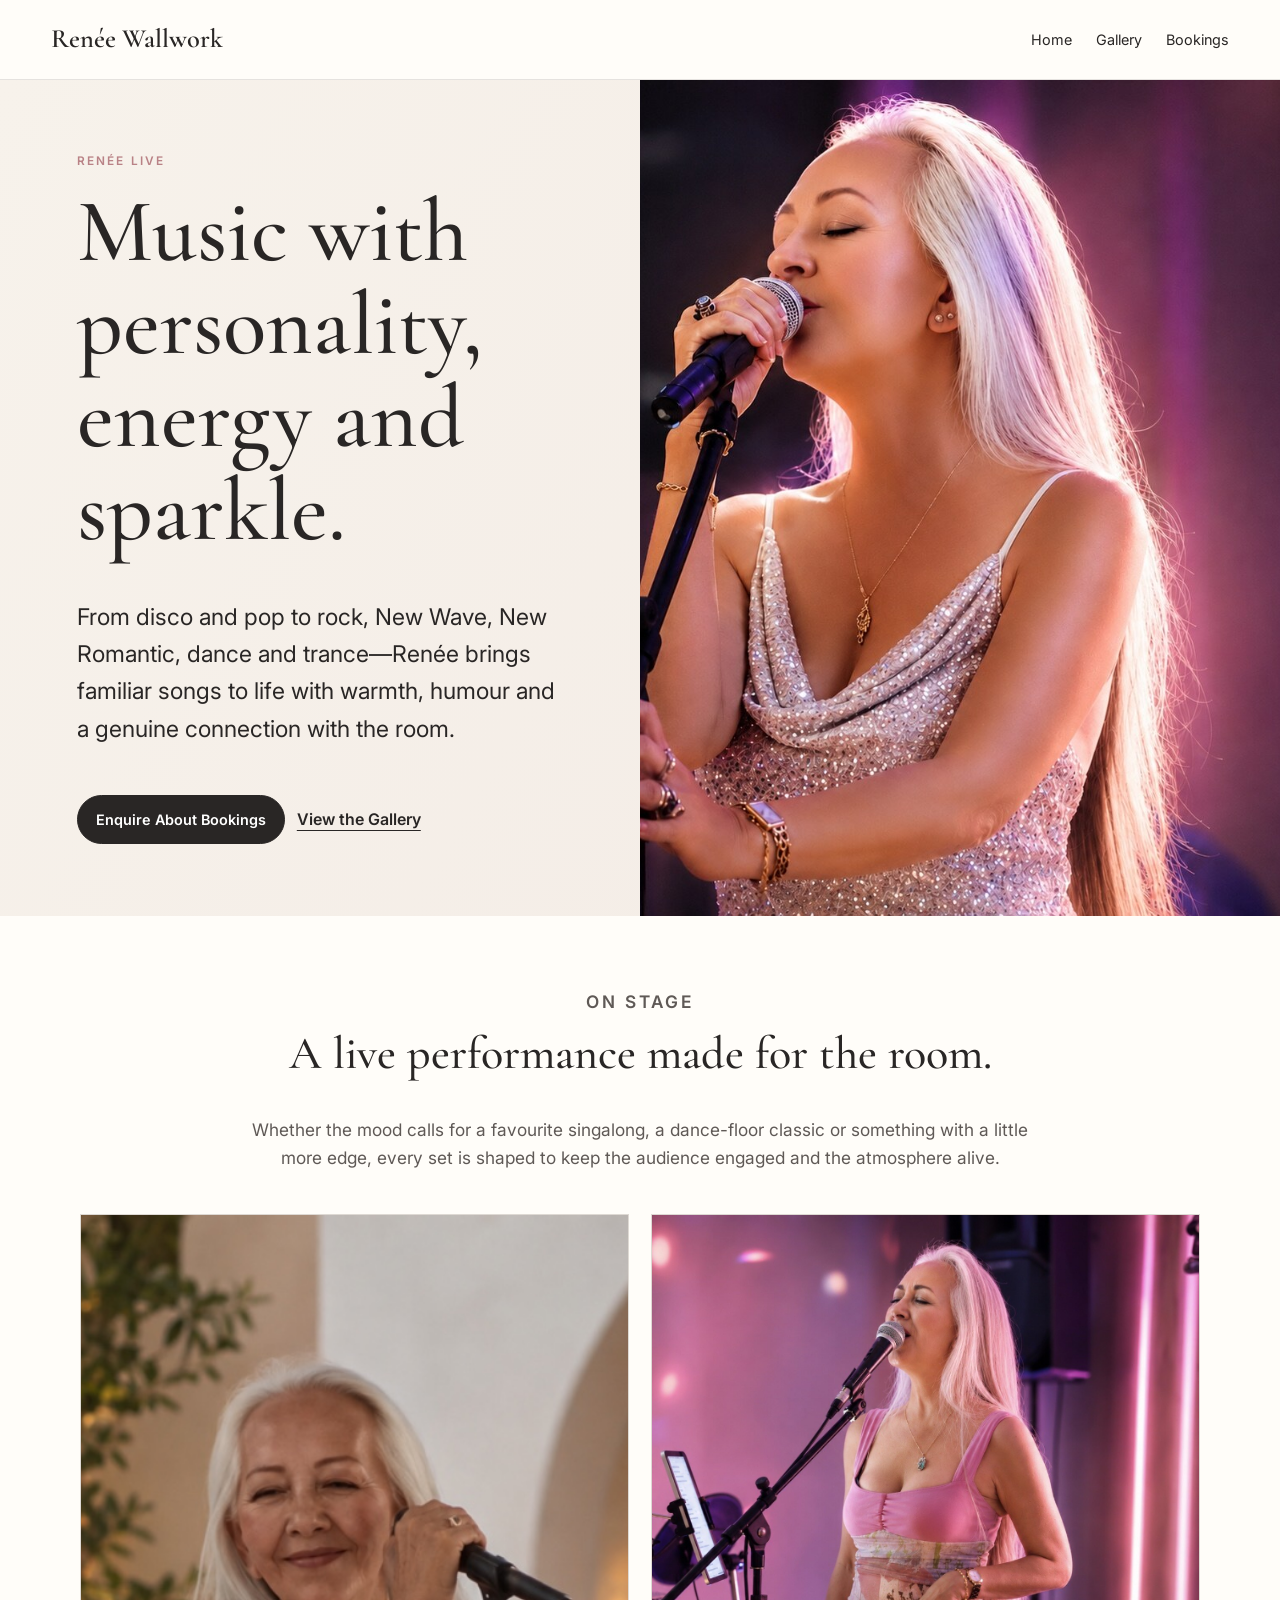
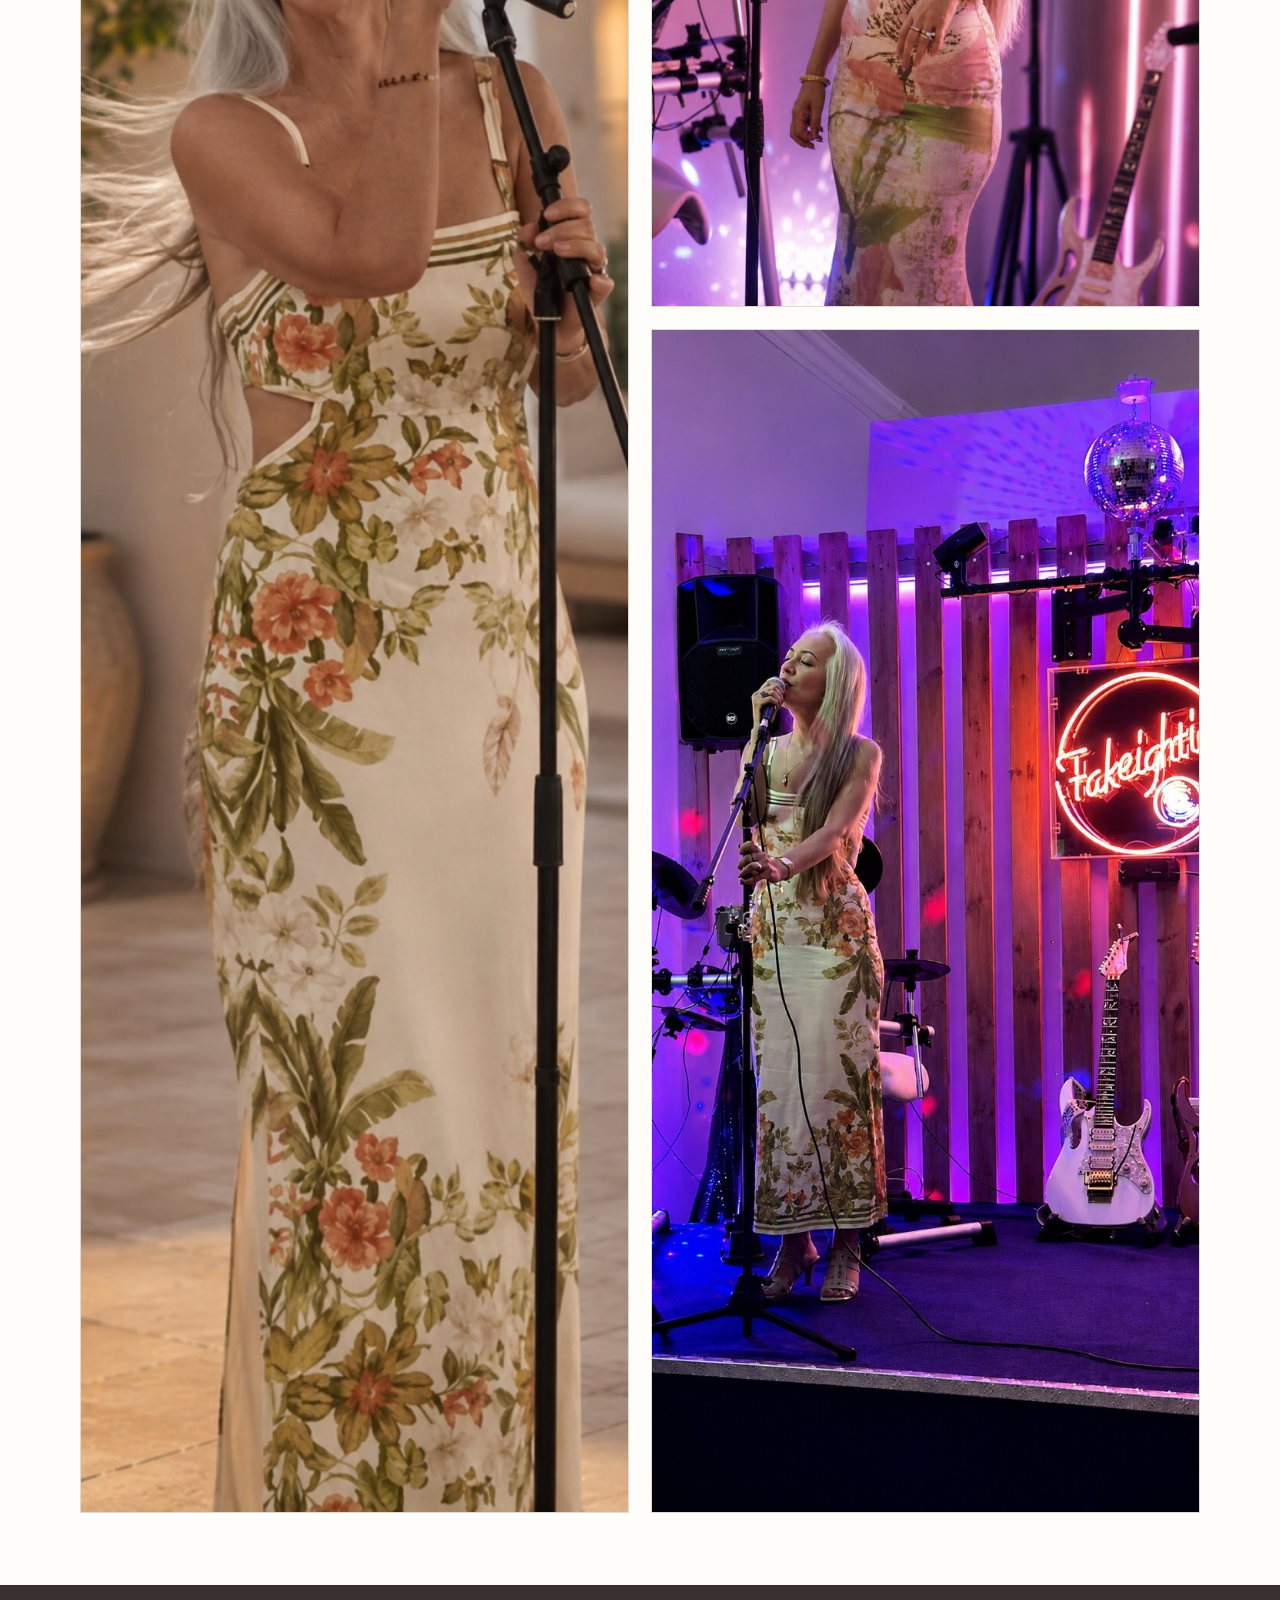
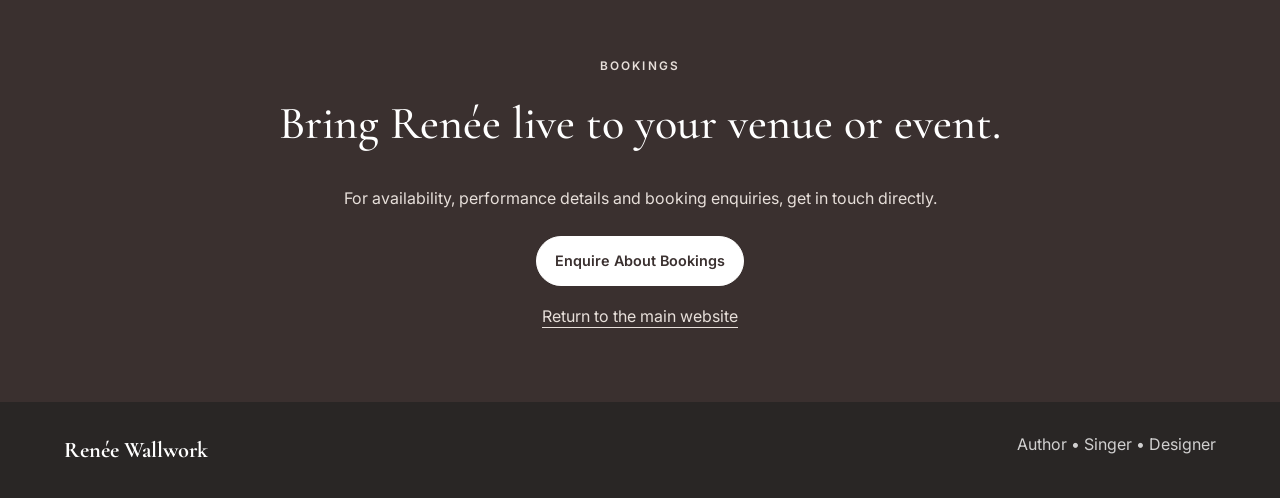
<file: live.html>
<!doctype html>
<html lang="en">
<head>
  <meta charset="utf-8" />
  <meta name="viewport" content="width=device-width, initial-scale=1" />
  <title>Renée Live | Singer &amp; Performer</title>
  <link rel="canonical" href="https://reneewallwork.com/live.html">
  <meta name="description" content="Discover Renée Wallwork live: an energetic mix of disco, pop, rock, New Wave, New Romantic, dance, trance and more. Available for venue and private-event bookings in Spain." />
  <link rel="preconnect" href="https://fonts.googleapis.com">
  <link rel="preconnect" href="https://fonts.gstatic.com" crossorigin>
  <link href="https://fonts.googleapis.com/css2?family=Cormorant+Garamond:wght@500;600&amp;family=Inter:wght@300;400;500;600&amp;display=swap" rel="stylesheet">
  <link rel="stylesheet" href="styles.css" />
</head>
<body>
  <header class="site-header">
    <a class="brand" href="index.html">Renée Wallwork</a>
    <nav class="desktop-nav" aria-label="Primary navigation">
      <a href="index.html">Home</a>
      <a href="#gallery">Gallery</a>
      <a href="index.html#contact">Bookings</a>
    </nav>
    <details class="mobile-menu">
      <summary>Menu</summary>
      <div class="mobile-menu-panel">
        <a href="index.html">Home</a>
        <a href="#gallery">Gallery</a>
        <a href="index.html#contact">Bookings</a>
      </div>
    </details>
  </header>

  <main id="top">
    <section class="live-hero">
      <div class="live-hero-copy">
        <p class="eyebrow">RENÉE LIVE</p>
        <h1>Music with personality, energy and sparkle.</h1>
        <p class="lead">From disco and pop to rock, New Wave, New Romantic, dance and trance—Renée brings familiar songs to life with warmth, humour and a genuine connection with the room.</p>
        <div class="buttons">
          <a class="btn primary" href="index.html#contact">Enquire About Bookings</a>
          <a class="text-link" href="#gallery">View the Gallery</a>
        </div>
      </div>
      <div class="live-hero-media">
        <img src="assets/renee-singer.jpg" alt="Renée singing live in a silver dress" />
      </div>
    </section>

    <section id="gallery" class="section">
      <div class="live-intro">
        <p class="eyebrow">ON STAGE</p>
        <h2>A live performance made for the room.</h2>
        <p>Whether the mood calls for a favourite singalong, a dance-floor classic or something with a little more edge, every set is shaped to keep the audience engaged and the atmosphere alive.</p>
      </div>
      <div class="live-gallery" aria-label="Renée performing live">
        <figure>
          <img src="assets/Renee full length sing replacement for website.jpeg" alt="Renée singing live in a floral dress" loading="lazy" />
        </figure>
        <figure>
          <img src="assets/renee-live-pink-dress.jpg" alt="Renée singing live on stage" loading="lazy" />
        </figure>
        <figure>
          <img src="assets/renee-live-full-stage.jpg" alt="Renée performing on stage under purple lights" loading="lazy" />
        </figure>
      </div>
    </section>

    <section class="section live-booking">
      <p class="eyebrow">BOOKINGS</p>
      <h2>Bring Renée live to your venue or event.</h2>
      <p>For availability, performance details and booking enquiries, get in touch directly.</p>
      <a class="btn light" href="index.html#contact">Enquire About Bookings</a><br />
      <a class="back-home" href="index.html">Return to the main website</a>
    </section>
  </main>

  <footer>
    <strong>Renée Wallwork</strong>
    <span>Author • Singer • Designer</span>
  </footer>
</body>
</html>
</file>
<file: styles.css>
:root{
  --ivory:#f7f2eb;
  --paper:#fffdf9;
  --taupe:#b9a69a;
  --rose:#b98286;
  --charcoal:#292625;
  --deep:#3a302f;
  --silver:#c7c7c7;
  --line:rgba(41,38,37,.12);
}
*{box-sizing:border-box}
html{scroll-behavior:smooth}
body{
  margin:0;
  font-family:Inter,system-ui,-apple-system,sans-serif;
  color:var(--charcoal);
  background:var(--paper);
  line-height:1.62;
}
img{display:block;width:100%}
a{color:inherit}
.site-header{
  position:sticky;top:0;z-index:20;
  display:flex;justify-content:space-between;align-items:center;
  padding:18px clamp(20px,4vw,64px);
  background:rgba(255,253,249,.94);
  backdrop-filter:blur(16px);
  border-bottom:1px solid var(--line);
}
.brand{
  text-decoration:none;
  font-family:"Cormorant Garamond",serif;
  font-size:1.65rem;font-weight:600;
}
.desktop-nav{display:flex;gap:24px}
.desktop-nav a{text-decoration:none;font-size:.9rem}
.mobile-menu{display:none;position:relative}
.mobile-menu summary{
  list-style:none;
  cursor:pointer;
  border:1px solid var(--charcoal);
  border-radius:999px;
  padding:8px 13px;
  font-size:.82rem;
  font-weight:600;
}
.mobile-menu summary::-webkit-details-marker{display:none}
.mobile-menu-panel{
  position:absolute;
  right:0;
  top:46px;
  min-width:180px;
  padding:10px;
  background:var(--paper);
  border:1px solid var(--line);
  box-shadow:0 14px 30px rgba(60,45,40,.12);
  border-radius:16px;
}
.mobile-menu-panel a{
  display:block;
  padding:10px 12px;
  text-decoration:none;
  border-radius:10px;
  font-size:.88rem;
}
.mobile-menu-panel a:hover{background:var(--ivory)}

.hero{
  min-height:72vh;
  display:grid;grid-template-columns:1.2fr .8fr;
  align-items:center;
  gap:4.5vw;
  padding:54px clamp(22px,5vw,82px);
  background:linear-gradient(120deg,var(--ivory),#f3ebe5);
}
.hero-copy{max-width:700px}
.eyebrow{
  letter-spacing:.18em;
  font-size:.74rem;
  font-weight:600;
  color:var(--rose);
  margin:0 0 14px;
}
h1,h2,h3{
  font-family:"Cormorant Garamond",serif;
  line-height:1.04;
  margin-top:0;
}
h1{font-size:clamp(3.6rem,7vw,6.6rem);margin-bottom:16px;font-weight:500}
h2{font-size:clamp(2.2rem,3.6vw,3.7rem);font-weight:500}
h3{font-size:1.9rem;font-weight:600}
.lead{font-size:clamp(1.15rem,1.8vw,1.45rem);max-width:640px}
.intro{max-width:620px;color:#5f5956}
.hero-image{
  max-width:520px;
  justify-self:center;
}
.hero-image img{
  aspect-ratio:4/5;object-fit:cover;
  border-radius:180px 180px 24px 24px;
  box-shadow:0 24px 50px rgba(60,45,40,.15);
}
.buttons{display:flex;flex-wrap:wrap;gap:12px;align-items:center;margin-top:24px}
.btn{
  display:inline-block;text-decoration:none;padding:12px 18px;
  border-radius:999px;border:1px solid var(--charcoal);
  font-size:.9rem;font-weight:600;
}
.btn.primary{background:var(--charcoal);color:white}
.btn.secondary{background:transparent}
.btn.light{background:white;color:var(--deep);border-color:white}
.text-link{font-weight:600;text-underline-offset:5px}
.light-link{color:white}
.section{padding:72px clamp(22px,5vw,82px)}
.section-heading{max-width:860px;margin:0 auto 42px;text-align:center}
.section-heading.narrow{max-width:760px}
.book-grid{display:grid;grid-template-columns:1.08fr .92fr;gap:28px;max-width:1140px;margin:auto}
.book-card{
  display:grid;grid-template-columns:minmax(160px,.64fr) 1.36fr;
  gap:24px;align-items:center;padding:24px;
  background:var(--ivory);border:1px solid var(--line);
}
.book-card.featured{box-shadow:0 16px 38px rgba(60,45,40,.075)}
.book-card img{box-shadow:0 10px 24px rgba(35,30,28,.15)}
.split{
  display:grid;grid-template-columns:1fr 1fr;gap:0;padding:0;
}
.split .media-panel{min-height:520px;max-height:620px;overflow:hidden}
.split .media-panel img{height:100%;object-fit:cover}
.jewellery-media img{object-position:50% 58%}
.singer-media img{object-position:38% 44%}
.split .copy-panel{
  display:flex;flex-direction:column;justify-content:center;
  padding:64px clamp(28px,5vw,74px);
}
.dark{background:var(--deep);color:white}
.dark .copy-panel p:not(.eyebrow){color:#e7dfda}
.singer{background:#fbf5f3}
.about{background:var(--ivory)}
.about-photo-pair{
  display:grid;
  grid-template-columns:repeat(2,minmax(0,1fr));
  gap:20px;
  max-width:780px;
  margin:38px auto 0;
}
.about-photo-pair figure{margin:0;text-align:center}
.about-photo-pair img{
  width:100%;
  aspect-ratio:4/3;
  object-fit:cover;
  border-radius:16px;
  box-shadow:0 14px 30px rgba(60,45,40,.10);
}
.about-photo-pair figure:first-child img{object-position:center top}
.about-photo-pair figcaption{
  margin-top:12px;
  color:#6b625e;
  font-size:.9rem;
  font-style:italic;
}
@media (max-width:620px){
  .about-photo-pair{grid-template-columns:1fr;max-width:420px}
}
.latest{background:#fffdf9}
.cards{
  display:grid;grid-template-columns:repeat(3,1fr);
  gap:18px;max-width:1140px;margin:auto;
}
.latest-card{
  position:relative;
  padding:28px;
  border:1px solid var(--line);
  background:white;
  box-shadow:0 10px 24px rgba(60,45,40,.04);
}
.latest-card:before{
  content:"";
  position:absolute;
  top:0;left:0;right:0;
  height:4px;
  background:linear-gradient(90deg,var(--rose),var(--taupe));
}
.latest-card span{font-size:.7rem;letter-spacing:.16em;color:var(--rose);font-weight:600}
.contact{background:#efe7e2}
.socials{display:flex;justify-content:center;flex-wrap:wrap;gap:22px;margin-top:26px}
footer{
  display:flex;justify-content:space-between;gap:20px;
  padding:30px clamp(22px,5vw,82px);background:var(--charcoal);color:white;
}
footer strong{font-family:"Cormorant Garamond",serif;font-size:1.4rem}
footer span{opacity:.78}

@media (max-width:1024px){
  .desktop-nav{display:none}
  .mobile-menu{display:block}
  .hero{
    min-height:auto;
    grid-template-columns:.9fr 1.1fr;
    gap:28px;
    padding-top:40px;
    padding-bottom:42px;
  }
  .hero-image{max-width:430px}
  .book-grid{grid-template-columns:1fr}
  .book-card{grid-template-columns:190px 1fr}
  .cards{grid-template-columns:1fr 1fr}
  .latest-card:last-child{grid-column:1/-1}
}
@media (max-width:760px){
  .hero{grid-template-columns:1fr}
  .hero-image{order:-1;max-width:390px}
  .hero-copy{text-align:center;margin:auto}
  .intro,.lead{margin-left:auto;margin-right:auto}
  .buttons{justify-content:center}
  .split{grid-template-columns:1fr}
  .split .media-panel{min-height:390px;max-height:500px}
  .singer .media-panel{order:-1}
  .cards{grid-template-columns:1fr}
  .latest-card:last-child{grid-column:auto}
}
@media (max-width:560px){
  .site-header{padding:14px 16px}
  .brand{font-size:1.35rem}
  .hero,.section{padding-left:18px;padding-right:18px}
  .hero-image img{border-radius:140px 140px 20px 20px}
  h1{font-size:3.25rem}
  h2{font-size:2.25rem}
  .book-card{grid-template-columns:1fr}
  .book-card img{max-width:230px;margin:auto}
  footer{flex-direction:column}
}

/* Renée Live page */
.live-hero{
  display:grid;
  grid-template-columns:1fr 1fr;
  min-height:680px;
  background:linear-gradient(120deg,var(--ivory),#f3ebe5);
}
.live-hero-copy{
  display:flex;
  flex-direction:column;
  justify-content:center;
  padding:72px clamp(28px,6vw,92px);
}
.live-hero-copy h1{
  font-size:clamp(3.8rem,7vw,6.8rem);
  margin-bottom:18px;
}
.live-hero-media{min-height:680px;overflow:hidden}
.live-hero-media img{height:100%;object-fit:cover;object-position:56% center}
.live-intro{max-width:820px;margin:auto;text-align:center}
.live-intro p{font-size:1.08rem;color:#5f5956}
.live-gallery{
  display:grid;
  grid-template-columns:1fr 1fr;
  gap:22px;
  max-width:1120px;
  margin:42px auto 0;
}
.live-gallery figure{
  margin:0;
  overflow:hidden;
  background:var(--ivory);
  border:1px solid var(--line);
}
.live-gallery figure:first-child{grid-row:span 2}
.live-gallery img{height:100%;min-height:420px;object-fit:cover}
.live-gallery figure:first-child img{min-height:862px;object-position:center}
.live-booking{
  text-align:center;
  background:var(--deep);
  color:white;
}
.live-booking p{max-width:680px;margin:0 auto 24px;color:#e7dfda}
.back-home{display:inline-block;margin-top:18px;color:#e7dfda;text-underline-offset:5px}
@media (min-width:761px) and (max-width:1180px){

  .live-hero{

    min-height:560px;

  }

  .live-hero-copy{

    padding:40px 32px;

  }

  .live-hero-copy h1{

    font-size:clamp(3.4rem,6vw,4.6rem);

  }

  .live-hero-media{

    min-height:560px;

    height:560px;

    align-self:stretch;

  }
.live-hero-media img{

  object-fit:contain;

object-position:center;

}
}
@media (max-width:760px){
  .live-hero{grid-template-columns:1fr;min-height:auto}
  .live-hero-media{min-height:430px;order:-1}
  .live-hero-copy{text-align:center;padding:52px 22px}
  .live-hero-copy .buttons{justify-content:center}
  .live-gallery{grid-template-columns:1fr;gap:16px}
  .live-gallery figure:first-child{grid-row:auto}
  .live-gallery img,.live-gallery figure:first-child img{min-height:0;height:auto}
}

.compact-section{padding-top:58px;padding-bottom:58px}
@media (max-width:760px){.compact-section{padding-top:48px;padding-bottom:48px}}

.gallery-nav {

  display: flex;

  flex-wrap: wrap;

  gap: 10px;

  margin: 24px 0 30px;

}

.gallery-nav a {

  display: inline-block;

  padding: 10px 16px;

  border: 1px solid #b8aaa0;

  border-radius: 999px;

  text-decoration: none;

}

.gallery-nav a.active {

  font-weight: 600;

}

.gallery-category {

  margin-top: 24px;

}

.gallery-grid {

  display: grid;

  grid-template-columns: repeat(3, minmax(0, 1fr));

  gap: 18px;

  align-items: start;

}

.gallery-grid img {

  width: 100%;

  aspect-ratio: 4 / 5;

  object-fit: cover;

  display: block;

  border-radius: 14px;

}

@media (max-width: 760px) {

  .gallery-grid {

    grid-template-columns: repeat(2, minmax(0, 1fr));

    gap: 12px;

  }

  .gallery-nav {

    gap: 8px;

  }

  .gallery-nav a {

    padding: 8px 12px;

    font-size: 0.95rem;

  }

}

/* Additional client testimonials */

.more-testimonials {

  margin-top: 32px;

}

.more-testimonials summary {

  width: fit-content;

  margin: 0 auto;

  padding: 12px 22px;

  border: 1px solid #b9aaa4;

  border-radius: 999px;

  background: #ffffff;

  color: #2f2927;

  font: inherit;

  font-weight: 600;

  cursor: pointer;

  list-style: none;

  text-align: center;

}

.more-testimonials summary::-webkit-details-marker {

  display: none;

}

.more-testimonials .less-label {

  display: none;

}

.more-testimonials[open] .more-label {

  display: none;

}

.more-testimonials[open] .less-label {

  display: inline;

}

.more-testimonials .testimonial-grid {

  margin-top: 32px;

}

@media (max-width: 430px) {

  .gallery-grid {

    grid-template-columns: 1fr;

  }

}
</file>
<file: meet-photos.css>
/* Meet Renée photo pair: show each complete photograph without cropping. */
.about-photo-pair img {
  width: 100% !important;
  height: 320px !important;
  aspect-ratio: auto !important;
  object-fit: contain !important;
  object-position: center !important;
  background: #f7f2eb;
}

@media (max-width: 620px) {
  .about-photo-pair img {
    height: auto !important;
    max-height: 420px;
  }
}
</file>
